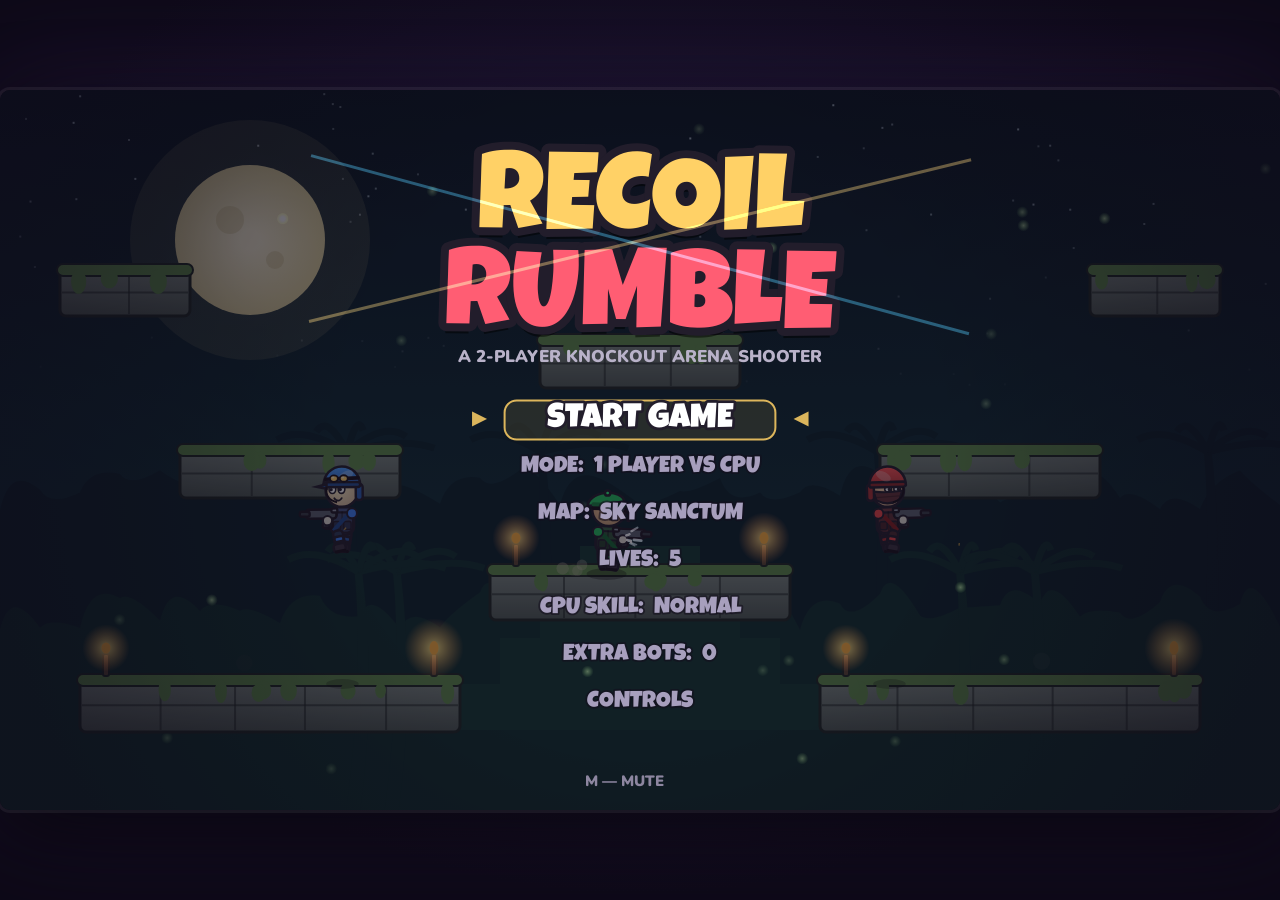
<file: index.html>
<!DOCTYPE html>
<html lang="en">
<head>
  <meta charset="UTF-8" />
  <meta name="viewport" content="width=device-width, initial-scale=1.0" />
  <title>Recoil Rumble — 2-Player Knockout Arena Shooter</title>
  <meta name="description" content="Recoil Rumble: a 2-player knockout arena shooter. Blast your rivals off floating islands with crates full of crazy weapons and powerups." />
  <link rel="icon" href="data:image/svg+xml,%3Csvg xmlns='http://www.w3.org/2000/svg' viewBox='0 0 64 64'%3E%3Ccircle cx='32' cy='32' r='28' fill='%23ffd166'/%3E%3Ccircle cx='32' cy='32' r='12' fill='%23ff5d73'/%3E%3C/svg%3E" />
  <link rel="preconnect" href="https://fonts.googleapis.com" />
  <link rel="preconnect" href="https://fonts.gstatic.com" crossorigin />
  <link href="https://fonts.googleapis.com/css2?family=Luckiest+Guy&family=Nunito:wght@800;900&display=swap" rel="stylesheet" />
  <link rel="stylesheet" href="css/style.css" />
</head>
<body>
  <canvas id="game"></canvas>
  <script src="js/utils.js"></script>
  <script src="js/audio.js"></script>
  <script src="js/input.js"></script>
  <script src="js/particles.js"></script>
  <script src="js/level.js"></script>
  <script src="js/weapons.js"></script>
  <script src="js/player.js"></script>
  <script src="js/ai.js"></script>
  <script src="js/game.js"></script>
  <script src="js/main.js"></script>
</body>
</html>
</file>
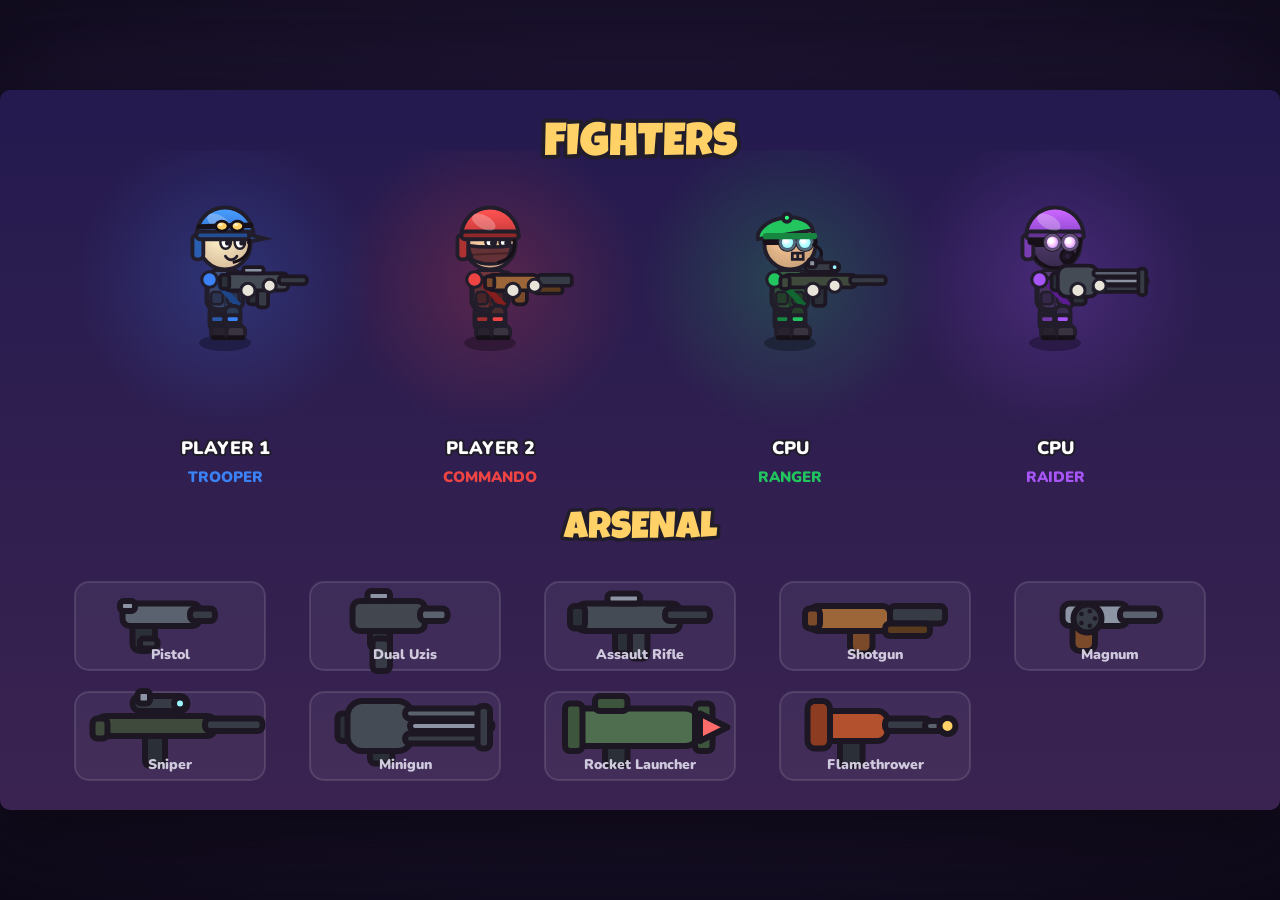
<file: preview.html>
<!DOCTYPE html>
<html lang="en">
<head>
  <meta charset="UTF-8" />
  <meta name="viewport" content="width=device-width, initial-scale=1.0" />
  <title>Recoil Rumble — Character & Weapon Gallery</title>
  <link href="https://fonts.googleapis.com/css2?family=Luckiest+Guy&family=Nunito:wght@800;900&display=swap" rel="stylesheet" />
  <style>
    html,body{margin:0;height:100%;background:radial-gradient(ellipse at 50% 35%,#1c1430,#0e0a18);
      display:flex;align-items:center;justify-content:center;overflow:hidden}
    canvas{border-radius:10px;box-shadow:0 24px 80px rgba(0,0,0,.65),0 0 120px rgba(120,70,200,.18)}
  </style>
</head>
<body>
  <canvas id="g" width="1280" height="720"></canvas>
  <!-- reuse the real game art code -->
  <script src="js/utils.js"></script>
  <script src="js/audio.js"></script>
  <script src="js/input.js"></script>
  <script src="js/particles.js"></script>
  <script src="js/level.js"></script>
  <script src="js/weapons.js"></script>
  <script src="js/player.js"></script>
  <script>
    const ctx = document.getElementById('g').getContext('2d');
    // four soldiers, each holding a different signature weapon
    const SIG = ['ar', 'shotgun', 'sniper', 'minigun'];
    const ARCHETYPE = ['TROOPER', 'COMMANDO', 'RANGER', 'RAIDER'];
    const players = [];
    for (let i = 0; i < 4; i++) {
      const p = new Player(i, 'ai');
      p.onGround = true; p.vx = 0; p.vy = 0; p.invuln = 0; p.parachute = false;
      p.weapon = SIG[i]; p.ammo = 99; p.dir = 1;
      players.push(p);
    }
    const charX = [225, 490, 790, 1055];
    const charY = 250;
    const gunGrid = Object.keys(WEAPONS);

    function bg() {
      const sky = ctx.createLinearGradient(0, 0, 0, 720);
      sky.addColorStop(0, '#241a4f'); sky.addColorStop(1, '#3a2350');
      ctx.fillStyle = sky; ctx.fillRect(0, 0, 1280, 720);
      // soft spotlights behind each fighter
      for (let i = 0; i < 4; i++) {
        const gx = charX[i];
        const r = ctx.createRadialGradient(gx, charY - 60, 10, gx, charY - 60, 150);
        r.addColorStop(0, rgba(players[i].style.main, 0.22));
        r.addColorStop(1, rgba(players[i].style.main, 0));
        ctx.fillStyle = r; ctx.fillRect(gx - 160, 60, 320, 360);
      }
    }

    function frame(now) {
      const t = now / 1000;
      bg();
      drawText(ctx, 'FIGHTERS', 640, 56, { size: 46, color: '#ffd166', stroke: '#221d2b', strokeWidth: 8, font: FONT_TITLE, weight: '400' });

      for (let i = 0; i < 4; i++) {
        const p = players[i];
        p.x = charX[i]; p.y = charY;
        p.blinkT -= 1 / 60; if (p.blinkT <= 0) { p.blink = 0.12; p.blinkT = rand(2, 5); }
        if (p.blink > 0) p.blink -= 1 / 60;
        // ground shadow
        ctx.save(); ctx.globalAlpha = 0.3; ctx.fillStyle = '#000';
        ctx.beginPath(); ctx.ellipse(p.x, p.y + 3, 26, 8, 0, 0, TAU); ctx.fill(); ctx.restore();
        ctx.save(); ctx.scale(1.55, 1.55); ctx.translate(p.x / 1.55 - p.x, p.y / 1.55 - p.y);
        p.draw(ctx, t); ctx.restore();
        drawText(ctx, p.style.name === 'P1' ? 'PLAYER 1' : p.style.name === 'P2' ? 'PLAYER 2' : 'CPU',
          charX[i], 360, { size: 18, color: '#fff', stroke: '#221d2b', strokeWidth: 4, weight: '900' });
        drawText(ctx, ARCHETYPE[i], charX[i], 388, { size: 15, color: rgba(p.style.main, 1), weight: '900' });
      }

      // weapon gallery
      drawText(ctx, 'ARSENAL', 640, 440, { size: 38, color: '#ffd166', stroke: '#221d2b', strokeWidth: 7, font: FONT_TITLE, weight: '400' });
      const cols = 5, x0 = 170, dx = 235, y0 = 530, dy = 110;
      gunGrid.forEach((id, k) => {
        const cx = x0 + (k % cols) * dx;
        const cy = y0 + Math.floor(k / cols) * dy;
        ctx.save();
        ctx.fillStyle = 'rgba(255,255,255,0.05)';
        ctx.strokeStyle = 'rgba(255,255,255,0.12)';
        ctx.lineWidth = 2;
        rr(ctx, cx - 95, cy - 38, 190, 88, 14); ctx.fill(); ctx.stroke();
        ctx.translate(cx - 30, cy - 4); ctx.scale(2.5, 2.5);
        drawGun(ctx, id);
        ctx.restore();
        drawText(ctx, WEAPONS[id].name, cx, cy + 36, { size: 14, color: '#cfc9dd', weight: '900' });
      });

      requestAnimationFrame(frame);
    }
    requestAnimationFrame(frame);
  </script>
</body>
</html>
</file>
<file: css/style.css>
* {
  margin: 0;
  padding: 0;
  box-sizing: border-box;
}

html, body {
  width: 100%;
  height: 100%;
  overflow: hidden;
  background: radial-gradient(ellipse at 50% 40%, #1c1430 0%, #0e0a18 70%);
}

body {
  display: flex;
  align-items: center;
  justify-content: center;
  user-select: none;
  -webkit-user-select: none;
}

#game {
  display: block;
  border-radius: 10px;
  box-shadow:
    0 0 0 3px rgba(255, 255, 255, 0.06),
    0 24px 80px rgba(0, 0, 0, 0.65),
    0 0 120px rgba(120, 70, 200, 0.18);
  cursor: default;
}
</file>
